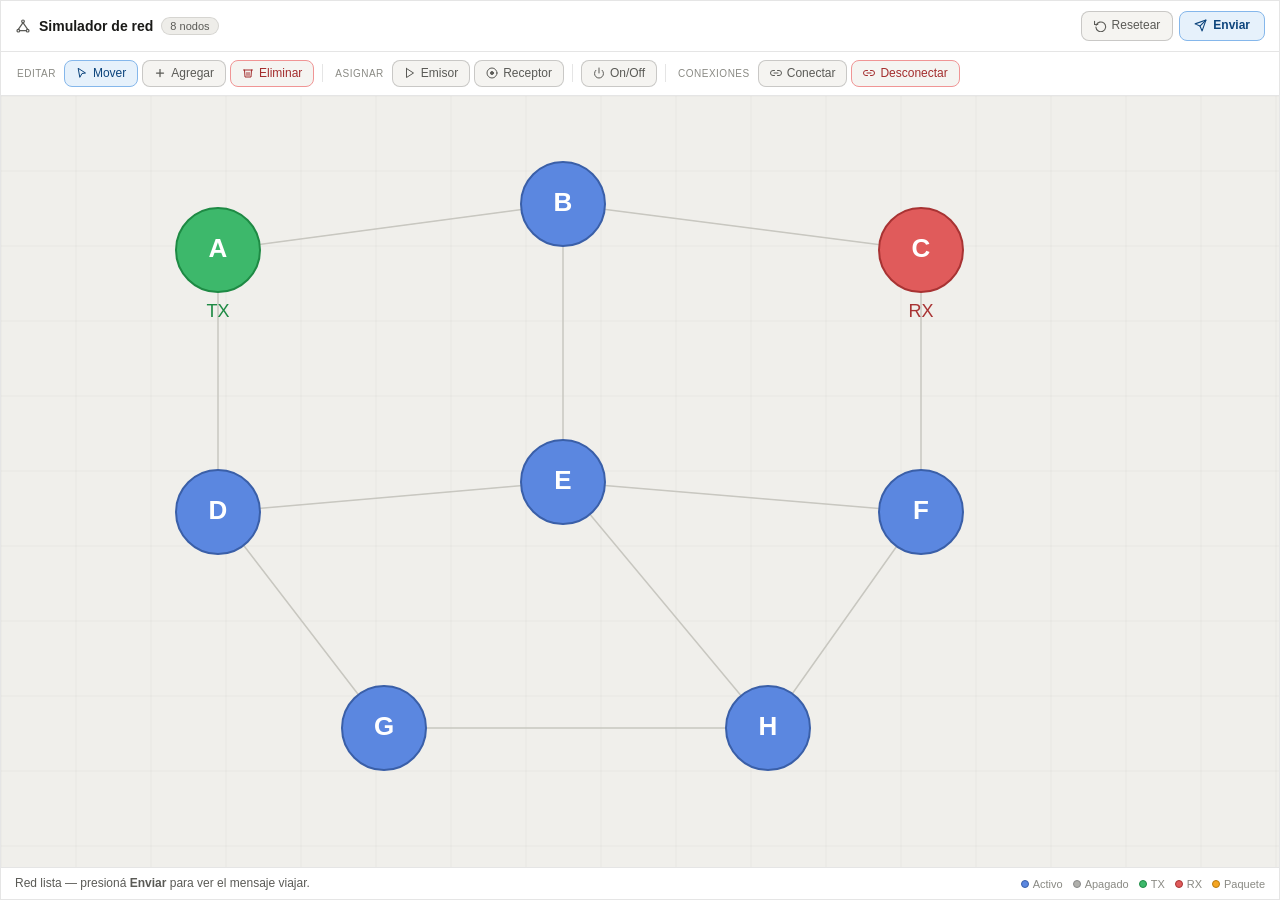
<file: index.html>
<!DOCTYPE html>
<html lang="es">
<head>
  <meta charset="UTF-8">
  <meta name="viewport" content="width=device-width, initial-scale=1.0">
  <title>Simulador de Red</title>
  <link rel="stylesheet" href="style.css">
</head>
<body>
  <div class="app">
    <div class="topbar">
      <div class="topbar-left">
        <svg width="16" height="16" viewBox="0 0 24 24" fill="none" stroke="currentColor" stroke-width="1.8" stroke-linecap="round" stroke-linejoin="round" style="color: var(--text-secondary)">
          <circle cx="12" cy="5" r="2"/>
          <circle cx="5" cy="19" r="2"/>
          <circle cx="19" cy="19" r="2"/>
          <line x1="12" y1="7" x2="5" y2="17"/>
          <line x1="12" y1="7" x2="19" y2="17"/>
          <line x1="7" y1="19" x2="17" y2="19"/>
        </svg>
        <span class="app-title">Simulador de red</span>
        <span class="nbadge" id="badge">8 nodos</span>
      </div>
      <div class="topbar-right">
        <button class="reset-btn" id="btn-reset">
          <svg width="13" height="13" viewBox="0 0 24 24" fill="none" stroke="currentColor" stroke-width="2" stroke-linecap="round" stroke-linejoin="round">
            <polyline points="1 4 1 10 7 10"/>
            <path d="M3.51 15a9 9 0 1 0 .49-3.5"/>
          </svg>
          Resetear
        </button>
        <button class="send-btn" id="btn-send">
          <svg width="13" height="13" viewBox="0 0 24 24" fill="none" stroke="currentColor" stroke-width="2" stroke-linecap="round" stroke-linejoin="round">
            <line x1="22" y1="2" x2="11" y2="13"/>
            <polygon points="22 2 15 22 11 13 2 9 22 2"/>
          </svg>
          Enviar
        </button>
      </div>
    </div>

    <div class="tbgroup">
      <span class="grp-label">EDITAR</span>
      <button class="tb active" id="btn-pointer">
        <svg width="12" height="12" viewBox="0 0 24 24" fill="none" stroke="currentColor" stroke-width="2" stroke-linecap="round" stroke-linejoin="round">
          <path d="M5 3l14 9-7 1-4 7z"/>
        </svg>
        Mover
      </button>
      <button class="tb" id="btn-add">
        <svg width="12" height="12" viewBox="0 0 24 24" fill="none" stroke="currentColor" stroke-width="2.5" stroke-linecap="round">
          <line x1="12" y1="5" x2="12" y2="19"/>
          <line x1="5" y1="12" x2="19" y2="12"/>
        </svg>
        Agregar
      </button>
      <button class="tb red" id="btn-delete">
        <svg width="12" height="12" viewBox="0 0 24 24" fill="none" stroke="currentColor" stroke-width="2" stroke-linecap="round" stroke-linejoin="round">
          <polyline points="3 6 5 6 21 6"/>
          <path d="M19 6l-1 14H6L5 6"/>
          <path d="M10 11v6M14 11v6"/>
        </svg>
        Eliminar
      </button>

      <div class="grp-sep"></div>
      <span class="grp-label">ASIGNAR</span>
      <button class="tb" id="btn-source">
        <svg width="12" height="12" viewBox="0 0 24 24" fill="none" stroke="currentColor" stroke-width="2" stroke-linecap="round" stroke-linejoin="round">
          <polygon points="5 3 19 12 5 21 5 3"/>
        </svg>
        Emisor
      </button>
      <button class="tb" id="btn-dest">
        <svg width="12" height="12" viewBox="0 0 24 24" fill="none" stroke="currentColor" stroke-width="2" stroke-linecap="round" stroke-linejoin="round">
          <circle cx="12" cy="12" r="10"/>
          <circle cx="12" cy="12" r="3" fill="currentColor"/>
        </svg>
        Receptor
      </button>

      <div class="grp-sep"></div>
      <button class="tb" id="btn-toggle">
        <svg width="12" height="12" viewBox="0 0 24 24" fill="none" stroke="currentColor" stroke-width="2" stroke-linecap="round" stroke-linejoin="round">
          <path d="M18.36 6.64a9 9 0 1 1-12.73 0"/>
          <line x1="12" y1="2" x2="12" y2="12"/>
        </svg>
        On/Off
      </button>

      <div class="grp-sep"></div>
      <span class="grp-label">CONEXIONES</span>
      <button class="tb" id="btn-connect">
        <svg width="12" height="12" viewBox="0 0 24 24" fill="none" stroke="currentColor" stroke-width="2" stroke-linecap="round" stroke-linejoin="round">
          <path d="M15 7h3a5 5 0 0 1 5 5 5 5 0 0 1-5 5h-3m-6 0H6a5 5 0 0 1-5-5 5 5 0 0 1 5-5h3"/>
          <line x1="8" y1="12" x2="16" y2="12"/>
        </svg>
        Conectar
      </button>
      <button class="tb red" id="btn-disconnect">
        <svg width="12" height="12" viewBox="0 0 24 24" fill="none" stroke="currentColor" stroke-width="2" stroke-linecap="round" stroke-linejoin="round">
          <path d="M15 7h3a5 5 0 0 1 5 5 5 5 0 0 1-5 5h-3m-6 0H6a5 5 0 0 1-5-5 5 5 0 0 1 5-5h3"/>
          <line x1="8" y1="12" x2="16" y2="12"/>
        </svg>
        Desconectar
      </button>
    </div>

    <div class="canvas-outer" id="canvas-outer">
      <canvas id="c"></canvas>
    </div>

    <div class="footer">
      <div class="statusbar" id="status">Elegí una herramienta para comenzar.</div>
      <div class="legend">
        <div class="leg">
          <span class="legdot" style="background: #5b87e0; border-color: #3a5fa8"></span>
          Activo
        </div>
        <div class="leg">
          <span class="legdot" style="background: #b0b0ac; border-color: #888"></span>
          Apagado
        </div>
        <div class="leg">
          <span class="legdot" style="background: #3db86b; border-color: #1e8a44"></span>
          TX
        </div>
        <div class="leg">
          <span class="legdot" style="background: #e05b5b; border-color: #a83333"></span>
          RX
        </div>
        <div class="leg">
          <span class="legdot" style="background: #f5a623; border-color: #b87a10"></span>
          Paquete
        </div>
      </div>
    </div>
  </div>

  <script src="sounds.js"></script>
  <script type="module" src="js/app.js"></script>
</body>
</html>
</file>
<file: style.css>
* {
  box-sizing: border-box;
  margin: 0;
  padding: 0;
}

:root {
  --bg-primary: #ffffff;
  --bg-secondary: #f5f4f1;
  --bg-tertiary: #eeede9;
  --text-primary: #1a1a18;
  --text-secondary: #5a5a56;
  --text-tertiary: #8a8a84;
  --border-light: rgba(0, 0, 0, 0.10);
  --border-med: rgba(0, 0, 0, 0.18);
  --blue: #185fa5;
  --blue-bg: #e6f1fb;
  --blue-text: #0c447c;
  --blue-border: #85b7eb;
  --green: #1e8a44;
  --red-text: #a32d2d;
  --red-bg: #fcebeb;
  --red-border: #f09595;
  --r-md: 8px;
  --r-lg: 12px;
}

@media (prefers-color-scheme: dark) {
  :root {
    --bg-primary: #1e1e1c;
    --bg-secondary: #262624;
    --bg-tertiary: #2e2e2b;
    --text-primary: #e8e7e2;
    --text-secondary: #a0a09a;
    --text-tertiary: #686862;
    --border-light: rgba(255, 255, 255, 0.08);
    --border-med: rgba(255, 255, 255, 0.16);
    --blue: #378add;
    --blue-bg: #0c1e32;
    --blue-text: #85b7eb;
    --blue-border: #185fa5;
    --green: #3db86b;
    --red-text: #f09595;
    --red-bg: #280e0e;
    --red-border: #a32d2d;
  }
}

body,
div,
button,
span {
  font-family: -apple-system, BlinkMacSystemFont, 'Segoe UI', sans-serif;
}

html,
body {
  height: 100%;
  overflow: hidden;
}

body {
  display: flex;
  align-items: stretch;
}

.app {
  border: 1px solid var(--border-light);
  overflow: hidden;
  background: var(--bg-primary);
  display: flex;
  flex-direction: column;
  height: 100vh;
  width: 100%;
}

/* Topbar */
.topbar {
  display: flex;
  align-items: center;
  justify-content: space-between;
  padding: 10px 14px;
  border-bottom: 1px solid var(--border-light);
  gap: 10px;
  background: var(--bg-primary);
  flex-shrink: 0;
}

.topbar-left {
  display: flex;
  align-items: center;
  gap: 8px;
}

.app-title {
  font-size: 14px;
  font-weight: 600;
  color: var(--text-primary);
}

.nbadge {
  font-size: 11px;
  padding: 2px 8px;
  border-radius: 20px;
  background: var(--bg-tertiary);
  color: var(--text-secondary);
  border: 1px solid var(--border-light);
}

.topbar-right {
  display: flex;
  gap: 6px;
}

/* Toolbar group */
.tbgroup {
  display: flex;
  gap: 4px;
  padding: 8px 12px;
  border-bottom: 1px solid var(--border-light);
  flex-wrap: wrap;
  align-items: center;
  background: var(--bg-primary);
  flex-shrink: 0;
}

.grp-label {
  font-size: 10px;
  color: var(--text-tertiary);
  letter-spacing: 0.05em;
  padding: 0 4px;
  user-select: none;
}

.grp-sep {
  width: 1px;
  height: 18px;
  background: var(--border-light);
  margin: 0 4px;
  flex-shrink: 0;
}

/* Tool buttons */
.tb {
  display: inline-flex;
  align-items: center;
  gap: 5px;
  font-size: 12px;
  font-weight: 500;
  padding: 5px 11px;
  border-radius: var(--r-md);
  border: 1px solid var(--border-med);
  background: var(--bg-secondary);
  color: var(--text-secondary);
  cursor: pointer;
  transition: background 0.12s, color 0.12s, border-color 0.12s;
  white-space: nowrap;
  line-height: 1.3;
  outline: none;
}

.tb:hover {
  background: var(--bg-tertiary);
  color: var(--text-primary);
  border-color: var(--border-med);
}

.tb:active {
  transform: scale(0.97);
}

.tb.active {
  background: var(--blue-bg);
  color: var(--blue-text);
  border-color: var(--blue-border);
}

.tb.red {
  color: var(--red-text);
  border-color: var(--red-border);
  background: var(--bg-secondary);
}

.tb.red:hover {
  background: var(--red-bg);
}

.tb.red.active {
  background: var(--red-bg);
  color: var(--red-text);
  border-color: var(--red-border);
}

/* Action buttons */
.send-btn {
  display: inline-flex;
  align-items: center;
  gap: 6px;
  font-size: 12px;
  font-weight: 600;
  padding: 6px 14px;
  border-radius: var(--r-md);
  border: 1px solid var(--blue-border);
  background: var(--blue-bg);
  color: var(--blue-text);
  cursor: pointer;
  transition: opacity 0.12s;
  line-height: 1.3;
  outline: none;
}

.send-btn:hover {
  opacity: 0.8;
}

.send-btn:active {
  transform: scale(0.97);
}

.reset-btn {
  display: inline-flex;
  align-items: center;
  gap: 5px;
  font-size: 12px;
  font-weight: 500;
  padding: 6px 12px;
  border-radius: var(--r-md);
  border: 1px solid var(--border-med);
  background: var(--bg-secondary);
  color: var(--text-secondary);
  cursor: pointer;
  transition: background 0.12s, color 0.12s;
  line-height: 1.3;
  outline: none;
}

.reset-btn:hover {
  background: var(--bg-tertiary);
  color: var(--text-primary);
}

.reset-btn:active {
  transform: scale(0.97);
}

/* Canvas */
.canvas-outer {
  position: relative;
  width: 100%;
  flex: 1;
  min-height: 0;
  background: var(--bg-secondary);
}

canvas {
  display: block;
  width: 100%;
  height: 100%;
}

/* Footer */
.footer {
  display: flex;
  align-items: center;
  justify-content: space-between;
  padding: 7px 14px;
  border-top: 1px solid var(--border-light);
  gap: 8px;
  flex-wrap: wrap;
  background: var(--bg-primary);
  flex-shrink: 0;
}

.statusbar {
  font-size: 12px;
  color: var(--text-secondary);
  flex: 1;
  min-width: 0;
  line-height: 1.4;
}

.legend {
  display: flex;
  gap: 10px;
  flex-wrap: wrap;
}

.leg {
  display: flex;
  align-items: center;
  gap: 4px;
  font-size: 11px;
  color: var(--text-tertiary);
}

.legdot {
  width: 8px;
  height: 8px;
  border-radius: 50%;
  flex-shrink: 0;
  border: 1.5px solid transparent;
}
</file>
